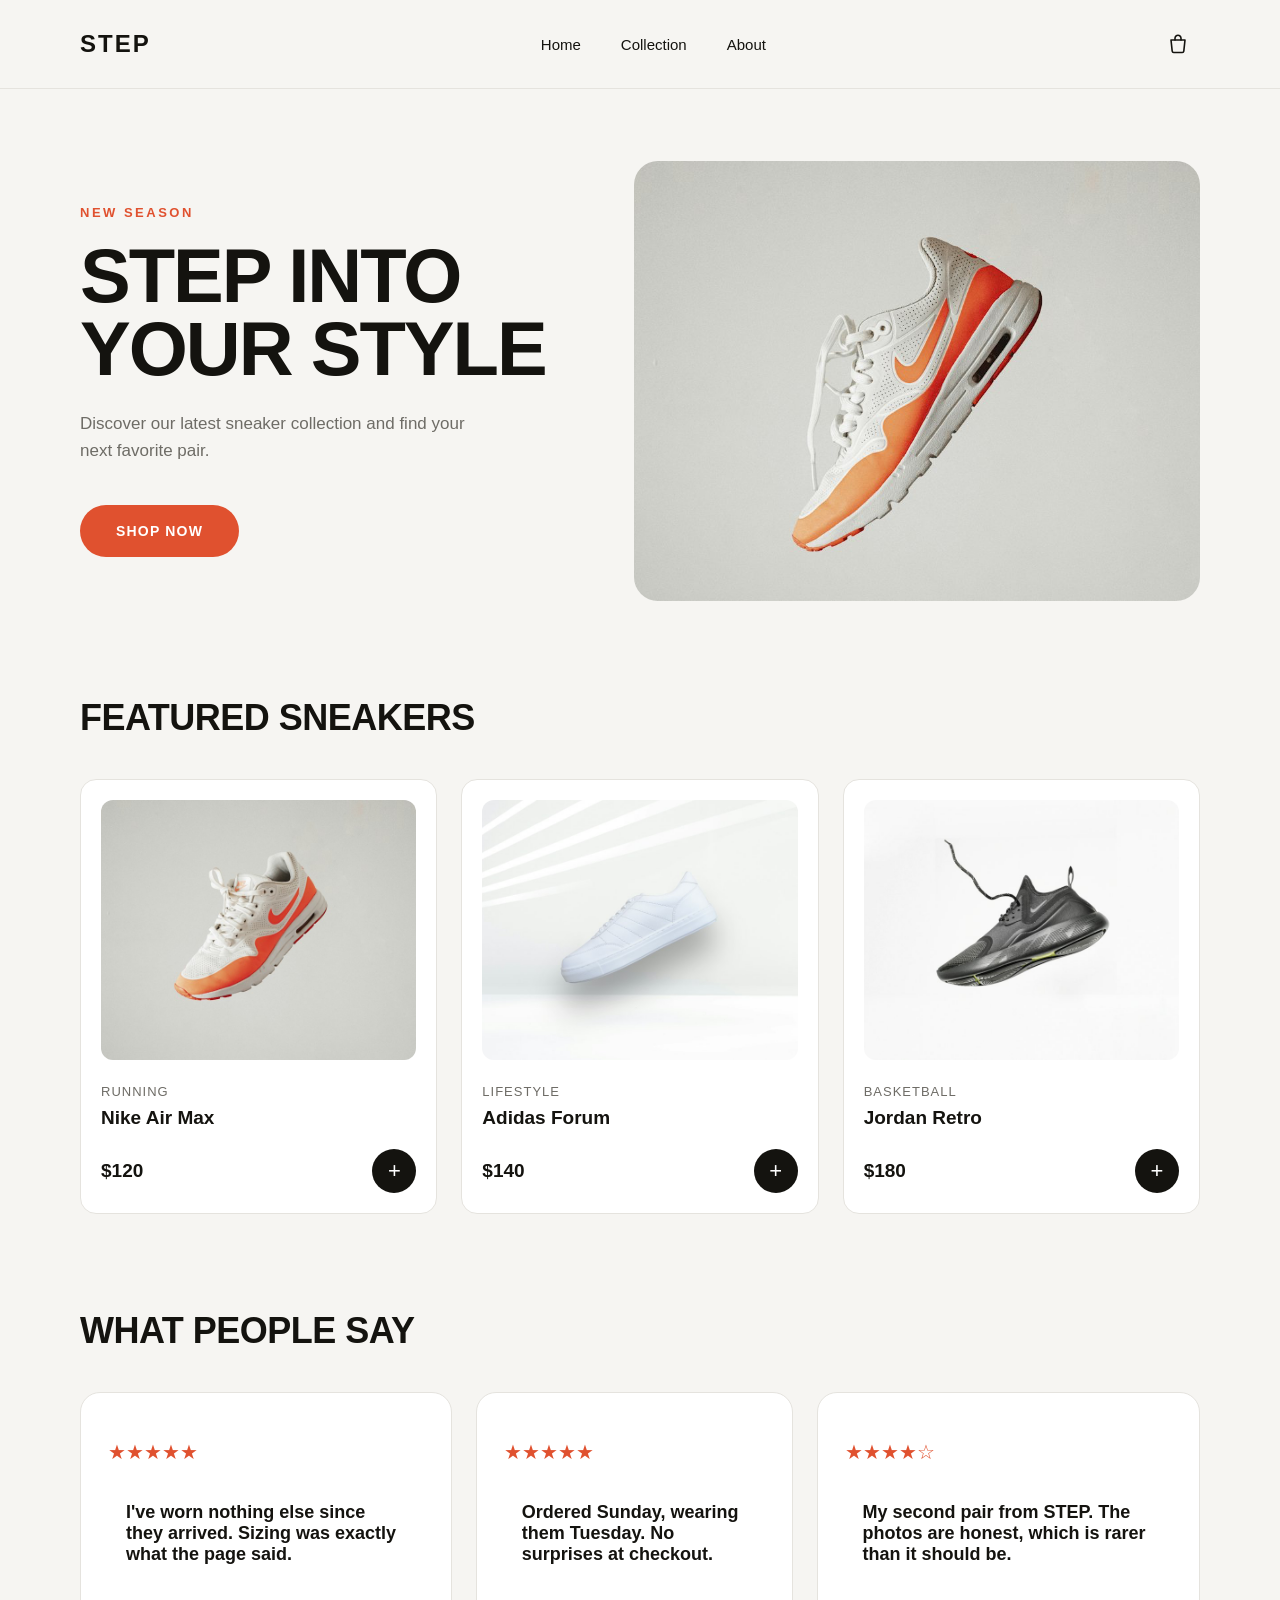
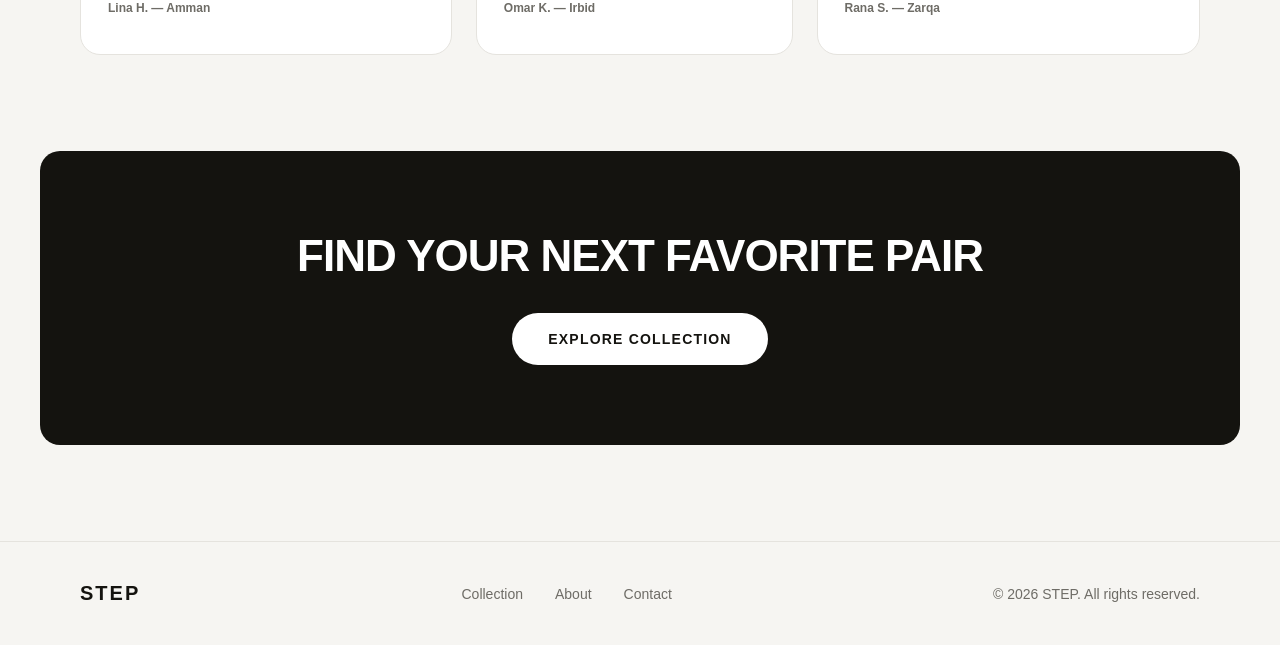
<file: sneaker-store/index.html>
<!DOCTYPE html>
<html lang="en">
<head>
  <meta charset="UTF-8">
  <meta name="viewport" content="width=device-width, initial-scale=1.0">
  <title>STEP — Sneakers Store</title>
  <link rel="stylesheet" href="style.css">
</head>

<body>

  <header>
    <nav class="navbar">

      <a class="logo" href="#">STEP</a>

      <div class="nav-links">
        <a href="#">Home</a>
        <a href="#products">Collection</a>
        <a href="#">About</a>
      </div>

      <a class="cart" href="#">
        <svg width="24" height="24" viewBox="0 0 24 24" fill="none" stroke="#14130F" stroke-width="1.6" stroke-linecap="round" stroke-linejoin="round">
          <path d="M5 8h14l-1.2 11.2a1.5 1.5 0 0 1-1.5 1.3H7.7a1.5 1.5 0 0 1-1.5-1.3L5 8Z"></path>
          <path d="M9 8V6.2A3 3 0 0 1 12 3.2a3 3 0 0 1 3 3V8"></path>
        </svg>
      </a>
    </nav>
  </header>

  <main>

    <section class="hero">

      <div class="hero-content">
        <p class="eyebrow">NEW SEASON</p>

        <h1>STEP INTO YOUR STYLE</h1>

        <p class="hero-text">
          Discover our latest sneaker collection and find your next favorite pair.
        </p>

        <a class="button" href="#products">SHOP NOW</a>
      </div>

      <div class="hero-image">
        <img src="assets/hero-sneaker.png" alt="White and orange sneaker">
      </div>
      

    </section>



    <section class="products" id="products">

      <h2>FEATURED SNEAKERS</h2>

      <div class="products-grid">

        <article class="product-card">
          <div class="product-image">
            <img src="assets/sneaker-1.png" alt="Nike Air Max">
          </div>
          <p class="category">RUNNING</p>
          <h3>Nike Air Max</h3>
          <div class="product-info">
            <p class="price">$120</p>
            <a class="add-button" href="#">+</a>
          </div>
        </article>

        <article class="product-card">
          <div class="product-image">
            <img src="assets/sneaker-2.png" alt="Adidas Forum">
          </div>
          <p class="category">LIFESTYLE</p>
          <h3>Adidas Forum</h3>
          <div class="product-info">
            <p class="price">$140</p>
            <a class="add-button" href="#">+</a>
          </div>
        </article>

        <article class="product-card">
          <div class="product-image">
            <img src="assets/sneaker-3.png" alt="Jordan Retro">
          </div>
          <p class="category">BASKETBALL</p>
          <h3>Jordan Retro</h3>
          <div class="product-info">
            <p class="price">$180</p>
            <a class="add-button" href="#">+</a>
          </div>
        </article>

      </div>
    </section>
    <section class="reviews">
<h2 > WHAT PEOPLE SAY</h2>
<div class="rev">
<articls>
  <div class="rev-card">
<p class="stars">★★★★★</p>
<p class="big-p">I've worn nothing else since they arrived. Sizing was exactly what the page said.</p>
<p class="small-p">Lina H. — Amman</p>
</div>
</articls>
<articls>
  <div class="rev-card">
<p class="stars">★★★★★</p>
<p class="big-p">Ordered Sunday, wearing them Tuesday. No surprises at checkout.</p>
<p class="small-p">Omar K. — Irbid</p>
</div>
</articls>
<articls>
  <div class="rev-card">
<p class="stars">★★★★☆</p>
<p class="big-p">My second pair from STEP. The photos are honest, which is rarer than it should be.</p>
<p class="small-p">Rana S. — Zarqa</p>
</div>
</articls>
</div>
    </section>
    <section class="cta">
      <div class="cta-box">
        <h2>FIND YOUR NEXT FAVORITE PAIR</h2>
        <a class="button button-light" href="#products">EXPLORE COLLECTION</a>
      </div>
    </section>

  </main>

  <footer>
    <div class="footer-content">

      <a class="logo" href="#">STEP</a>

      <div class="footer-links">
        <a href="#products">Collection</a>
        <a href="#">About</a>
        <a href="#">Contact</a>
      </div>

      <p class="copyright">© 2026 STEP. All rights reserved.</p>

    </div>
  </footer>

</body>
</html>
</file>
<file: sneaker-store/style.css>
* {
  box-sizing: border-box;
}

body {
  margin: 0;
  font-family: Archivo, Helvetica, Arial, sans-serif;
  background-color: #F6F5F2;
  color: #14130F;
}

a {
  text-decoration: none;
  color: inherit;
}

img {
  display: block;
}

.button {
  display: inline-block;
  padding: 18px 36px;
  border-radius: 999px;
  background-color: #E0512F;
  color: #FFFFFF;
  font-size: 14px;
  font-weight: 700;
  letter-spacing: 1.2px;
}

.button-light {
  background-color: #FFFFFF;
  color: #14130F;
}

header {
  border-bottom: 1px solid #E5E3DE;
}

.navbar {
  max-width: 1200px;
  margin: 0 auto;    
  padding: 0 40px;
  height: 88px;
  display: flex;
  align-items: center;
  justify-content: space-between;
}

.logo {
  font-size: 24px;
  font-weight: 800;
  letter-spacing: 2px;
}

.nav-links {
  display: flex;
  gap: 40px;
}

.nav-links a {
  font-size: 15px;
  font-weight: 500;
}

.cart {
  width: 44px;
  height: 44px;
  display: flex;
  align-items: center;
  justify-content: center;
}

.menu-button {
  display: none;
}

.hero {
  max-width: 1200px;
  margin: 0 auto;
  padding: 72px 40px 96px 40px;

  display: flex;
  align-items: center;
  justify-content: space-between;
  gap: 64px;
}

.hero-content {
  width: 520px;
}

.eyebrow {
  margin: 0 0 20px 0;
  font-size: 13px;
  font-weight: 600;
  letter-spacing: 2.5px;
  color: #E0512F;
}

.hero-content h1 {
  margin: 0 0 24px 0;
  font-size: 76px;
  line-height: 0.96;
  font-weight: 800;
  letter-spacing: -2px;
}

.hero-text {
  margin: 0 0 40px 0;
  max-width: 420px;
  font-size: 17px;
  line-height: 1.6;
  color: #6E6C66;
}

.hero-image {
  width: 600px;
  height: 440px;
  background-color: #EDEBE5;
  border-radius: 24px;
  overflow: hidden;
}

.hero-image img {
  width: 100%;
  height: 100%;
  object-fit: cover;     
}

.products {
  max-width: 1200px;
  margin: 0 auto;
  padding: 0 40px 96px 40px;
}

.products h2 {
  margin: 0 0 40px 0;
  font-size: 36px;
  font-weight: 800;
  letter-spacing: -0.5px;
}

.products-grid {
  display: flex;
  gap: 24px;
}

.product-card {
  flex: 1;              
  padding: 20px;
  background-color: #FFFFFF;
  border: 1px solid #E5E3DE;
  border-radius: 16px;
}

.product-image {
  height: 260px;
  background-color: #F2F0EA;
  border-radius: 12px;
  overflow: hidden;
}

.product-image img {
  width: 100%;
  height: 100%;
  object-fit: cover;
}

.category {
  margin: 24px 0 8px 0;
  font-size: 13px;
  font-weight: 500;
  letter-spacing: 1px;
  color: #6E6C66;
}

.product-card h3 {
  margin: 0 0 20px 0;
  font-size: 19px;
  font-weight: 600;
}

.product-info {
  display: flex;
  align-items: center;
  justify-content: space-between;
}

.price {
  margin: 0;
  font-size: 19px;
  font-weight: 700;
}

.add-button {
  width: 44px;
  height: 44px;
  border-radius: 50%;     
  background-color: #14130F;
  color: #FFFFFF;
  font-size: 22px;
  display: flex;
  align-items: center;
  justify-content: center;
}
.reviews {
  max-width: 1200px;
  margin: 0 auto;
  padding: 0 40px 96px 40px;
}
.reviews h2{
 margin: 0 0 40px 0;
  font-size: 36px;
  font-weight: 800;
  letter-spacing: -0.5px;
}
.stars{
  color: #E0512F;
  margin-bottom: 20px;
  font-size: 20px;
}


.rev{
  display: flex;
  gap: 24px;
}
.big-p{
     font-size: 18px;
    font-weight: bold;
    padding: 18px;
}
.small-p{
     font-size: 12px;
    color: #6E6C66;
    font-weight: bold;
}
.rev-card{
  flex:1;
  background-color: #FFFFFF;
  border: 1px solid #E5E3DE;
  border-radius: 20px;
  padding: 27px;

}
.cta {
  padding: 0 40px 96px 40px;
}

.cta-box {
  max-width: 1200px;
  margin: 0 auto;
  padding: 80px 40px;
  background-color: #14130F;
  border-radius: 20px;
  display: flex;
  flex-direction: column;
  align-items: center;
  gap: 32px;
}

.cta-box h2 {
  margin: 0;
  font-size: 44px;
  font-weight: 800;
  letter-spacing: -1px;
  color: #FFFFFF;
  text-align: center;
}

footer {
  border-top: 1px solid #E5E3DE;
}

.footer-content {
  max-width: 1200px;
  margin: 0 auto;
  padding: 40px;
  display: flex;
  align-items: center;
  justify-content: space-between;
}

footer .logo {
  font-size: 20px;
}

.footer-links {
  display: flex;
  gap: 32px;
}

.footer-links a {
  font-size: 14px;
  font-weight: 500;
  color: #6E6C66;
}

.copyright {
  margin: 0;
  font-size: 14px;
  color: #6E6C66;
}

@media (max-width: 768px) {

  /* --- navbar --- */
  .navbar {
    padding: 0 20px;
    height: 64px;
  }

  .nav-links {
    display: none;
  }

  .cart {
    margin-left: auto;
  }

  .menu-button {
    display: flex;
    align-items: center;
    justify-content: center;
    width: 44px;
    height: 44px;
    font-size: 22px;
  }

  .hero {
    flex-direction: column;
    align-items: stretch;
    padding: 40px 20px 48px 20px;
    gap: 32px;
  }

  .hero-content {
    width: auto;
  }

  .hero-content h1 {
    font-size: 40px;
    line-height: 1.02;
    letter-spacing: -1.2px;
  }

  .hero-text {
    margin-bottom: 28px;
    font-size: 16px;
  }

  .button {
    display: block;
    text-align: center;
  }

  .hero-image {
    width: auto;
    height: 280px;
    border-radius: 20px;
  }

  .products {
    padding: 0 20px 48px 20px;
  }
  .rev-card{
     padding: 0 20px 48px 20px;
  }

  .products h2 {
    margin-bottom: 28px;
    font-size: 26px;
  }
  .reviews h2 {
    margin-bottom: 28px;
    font-size: 26px;
  }

  .products-grid {
    flex-direction: column;
    gap: 16px;
  }
  .rev{
    flex-direction: column;
    gap: 16px;
  }

  .product-card {
    padding: 16px;
  }
  .rev-card {
    padding: 16px;
  }

  .product-image {
    height: 200px;
  }

  .cta {
    padding: 0 20px 48px 20px;
  }

  .cta-box {
    padding: 48px 24px;
    gap: 24px;
  }

  .cta-box h2 {
    font-size: 28px;
    line-height: 1.15;
  }

  .footer-content {
    flex-direction: column;
    gap: 20px;
    padding: 32px 20px;
  }

}
</file>
